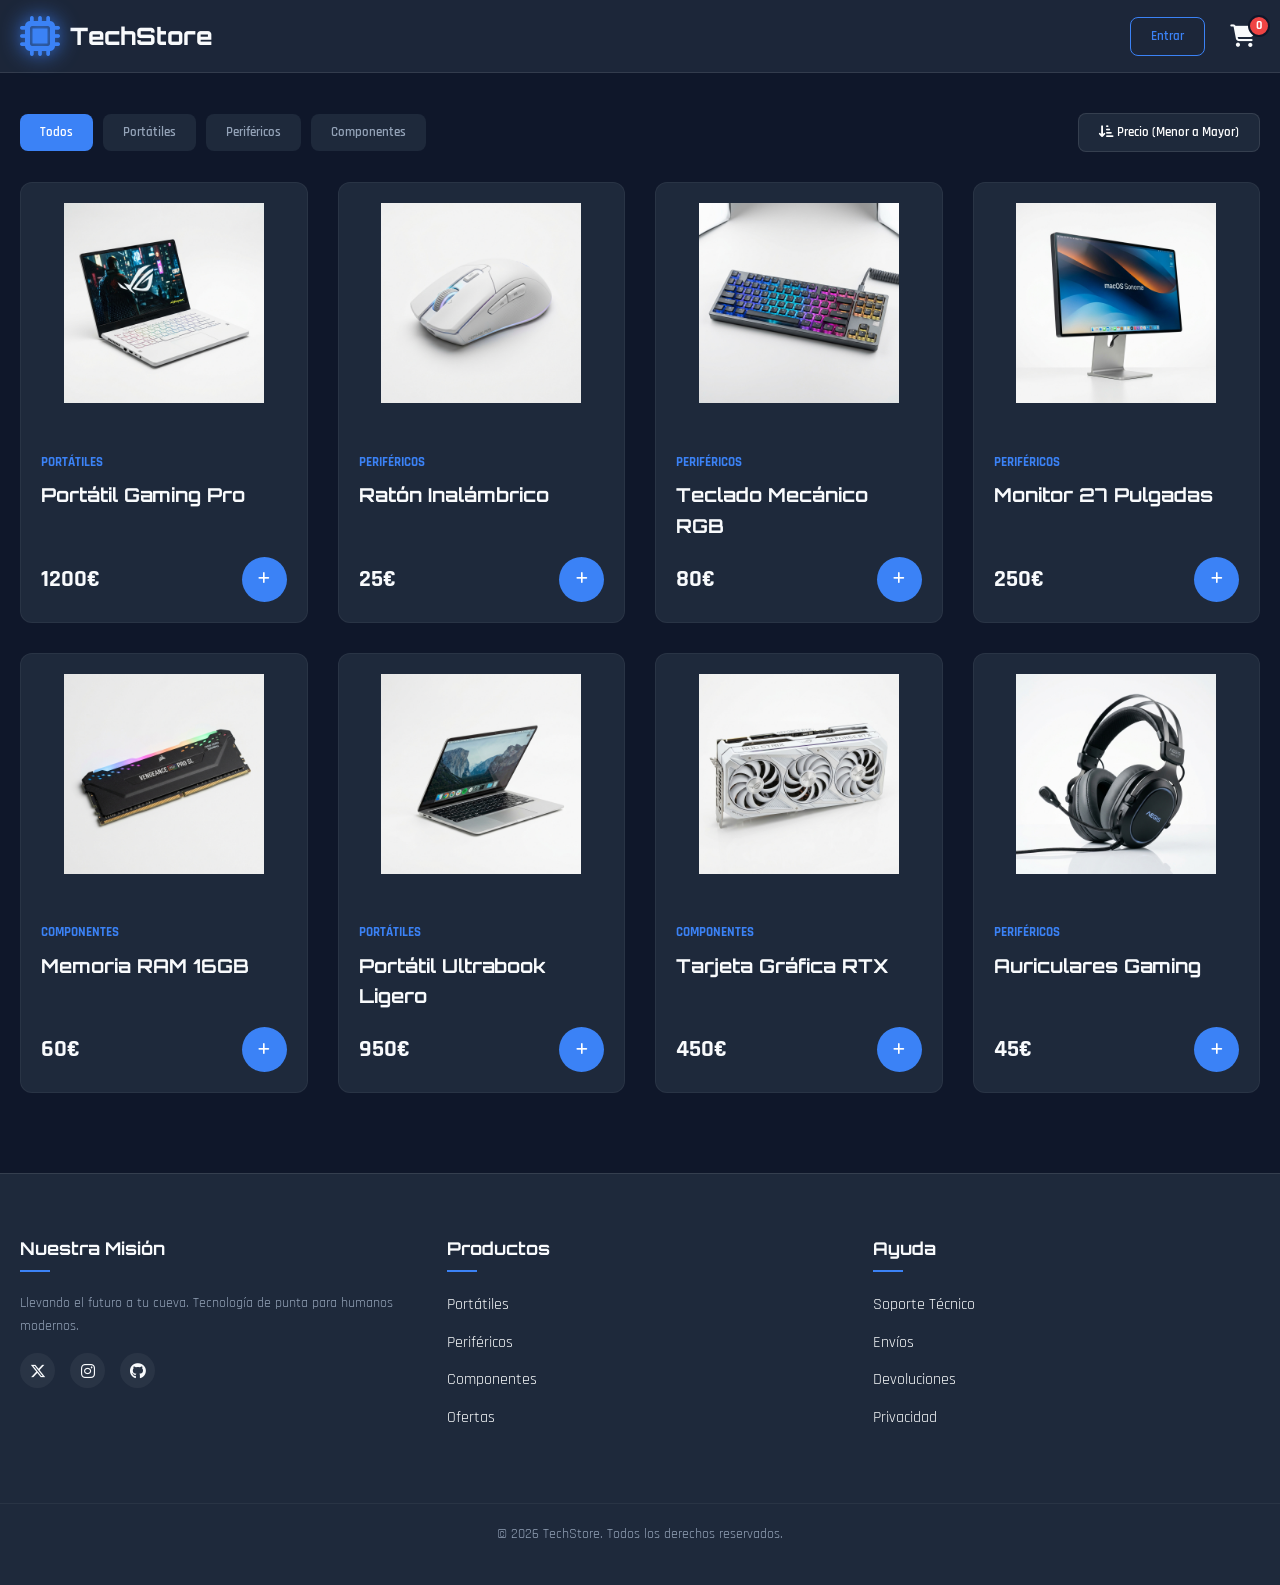
<file: index.html>
<!DOCTYPE html>
<html lang="es">

<head>
    <meta charset="UTF-8">
    <meta name="viewport" content="width=device-width, initial-scale=1.0">
    <title>TechStore - Tu tienda de tecnología</title>
    <!-- CSS -->
    <link rel="stylesheet" href="css/index.css">
    <link rel="stylesheet" href="https://cdnjs.cloudflare.com/ajax/libs/font-awesome/6.5.1/css/all.min.css">
</head>

<body>
    <!-- Popup -->
    <div id="modalOferta" class="modal-oculto">
        <div class="modal-contenido">
            <span id="cerrarModal" class="cerrar">&times;</span>
            <div class="modal-icono"><i class="fa-solid fa-gift"></i></div>
            <h2>¡Oferta Gaming!</h2>
            <p>¡Consigue el <strong>Portátil Gaming Pro</strong> con un precio especial y envío gratis!</p>
            <button class="btn-oferta" onclick="aceptarOferta()">¡Lo quiero!</button>
        </div>
    </div>

    <!-- Login -->
    <div id="modalLogin" class="modal-oculto">
        <div class="modal-contenido">
            <span id="cerrarLogin" class="cerrar">&times;</span>
            <div class="modal-icono"><i class="fa-solid fa-circle-user"></i></div>
            <h2>Iniciar Sesión</h2>
            <p>Introduce tu nombre para una experiencia personalizada.</p>
            <input type="text" id="inputNombre" placeholder="Escribe tu nombre aquí..."
                style="width: 100%; padding: 12px; border-radius: 8px; border: 1px solid rgba(255,255,255,0.1); background: rgba(0,0,0,0.2); color: white; margin-bottom: 20px; outline: none;">
            <button class="btn-oferta" onclick="guardarNombre()">Entrar</button>
        </div>
    </div>

    <!-- Header -->
    <header>
        <div class="header-container">
            <a href="index.html" class="logo" title="Volver al inicio">
                <i class="fa-solid fa-microchip"></i> TechStore
            </a>
            <div class="header-derecha">
                <!-- User -->
                <div id="zonaUsuario" class="zona-usuario"></div>
                <!-- Cart -->
                <a href="carrito.html" class="icono-carrito" title="Ver mi carrito">
                    <i class="fa-solid fa-cart-shopping"></i>
                    <span id="contadorCarrito" class="badge-carrito">0</span>
                </a>
            </div>
        </div>
    </header>

    <main class="container">
        <!-- Filters -->
        <section class="controles">
            <div class="filtros">
                <button class="btn-filtro activo" onclick="filtrarPorCategoria('Todos', this)">Todos</button>
                <button class="btn-filtro" onclick="filtrarPorCategoria('Portátiles', this)">Portátiles</button>
                <button class="btn-filtro" onclick="filtrarPorCategoria('Periféricos', this)">Periféricos</button>
                <button class="btn-filtro" onclick="filtrarPorCategoria('Componentes', this)">Componentes</button>
            </div>
            <div class="ordenar">
                <button class="btn-secundario" onclick="ordenarPorPrecio()">
                    <i class="fa-solid fa-arrow-down-short-wide"></i> Precio (Menor a Mayor)
                </button>
            </div>
        </section>

        <!-- Products -->
        <section class="productos" id="contenedorProductos"></section>
    </main>
    <footer>
        <div class="footer-container">
            <div class="footer-section">
                <h4>Nuestra Misión</h4>
                <p style="color: var(--color-texto-secundario); font-size: 0.9rem;">Llevando el futuro a tu cueva.
                    Tecnología de punta para humanos modernos.</p>
                <div class="social-links">
                    <span><i class="fa-brands fa-x-twitter"></i></span>
                    <span><i class="fa-brands fa-instagram"></i></span>
                    <span><i class="fa-brands fa-github"></i></span>
                </div>
            </div>
            <div class="footer-section">
                <h4>Productos</h4>
                <ul>
                    <li>Portátiles</li>
                    <li>Periféricos</li>
                    <li>Componentes</li>
                    <li>Ofertas</li>
                </ul>
            </div>
            <div class="footer-section">
                <h4>Ayuda</h4>
                <ul>
                    <li>Soporte Técnico</li>
                    <li>Envíos</li>
                    <li>Devoluciones</li>
                    <li>Privacidad</li>
                </ul>
            </div>
        </div>
        <div class="footer-bottom">
            &copy; 2026 TechStore. Todos los derechos reservados.
        </div>
    </footer>

    <!-- JS -->
    <script src="js/index.js"></script>
</body>

</html>
</file>
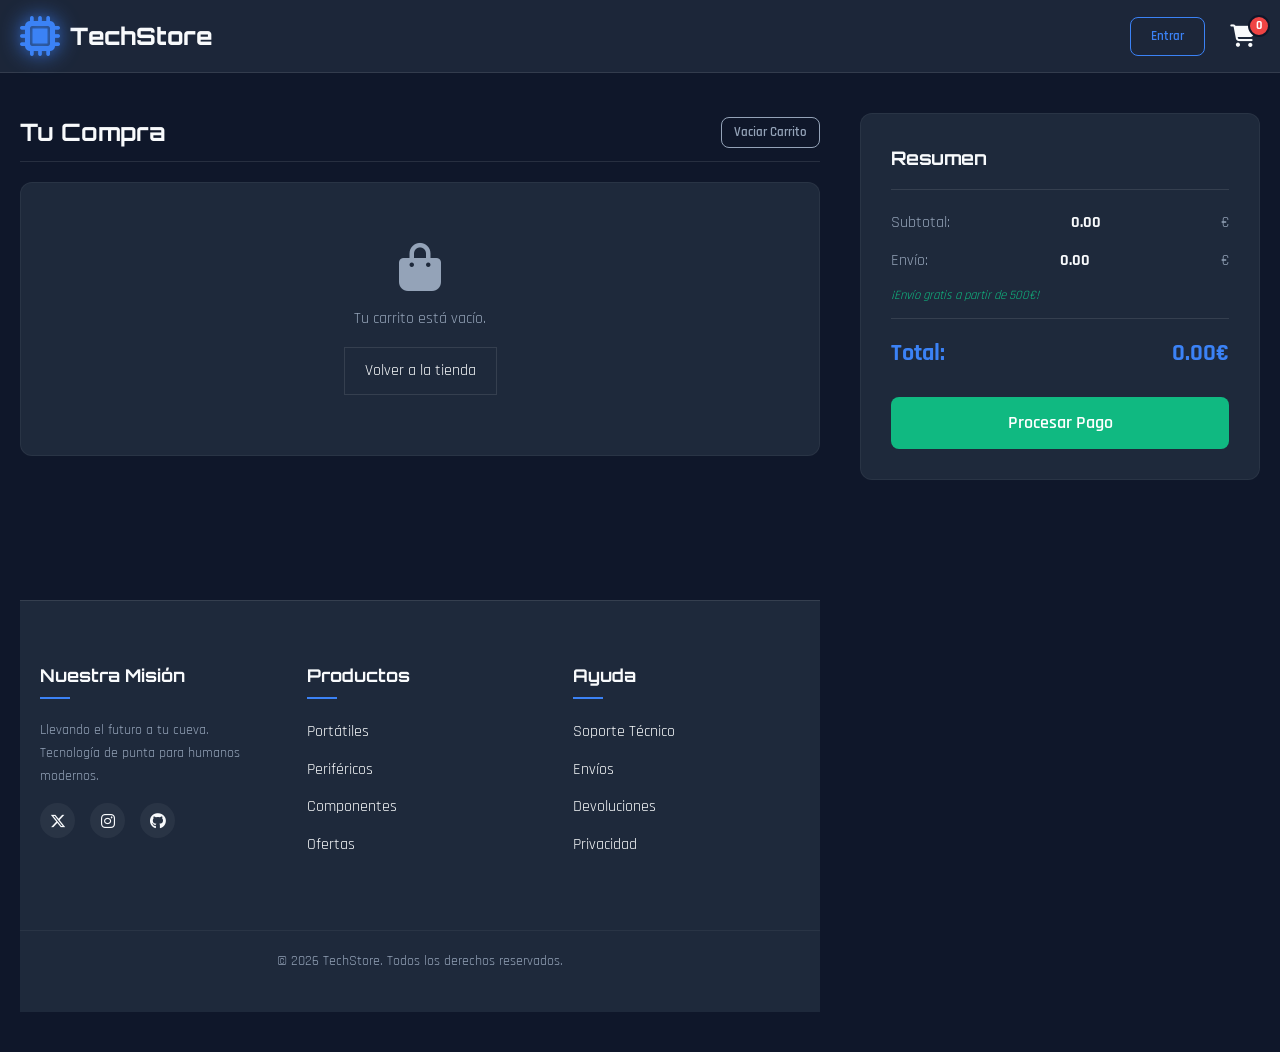
<file: carrito.html>
<!DOCTYPE html>
<html lang="es">

<head>
    <meta charset="UTF-8">
    <meta name="viewport" content="width=device-width, initial-scale=1.0">
    <title>Carrito - TechStore</title>
    <!-- CSS -->
    <link rel="stylesheet" href="css/carrito.css">
    <link rel="stylesheet" href="https://cdnjs.cloudflare.com/ajax/libs/font-awesome/6.5.1/css/all.min.css">
</head>

<body>
    <!-- Login -->
    <div id="modalLogin" class="modal-oculto">
        <div class="modal-contenido">
            <span id="cerrarLogin" class="cerrar">&times;</span>
            <div class="modal-icono"><i class="fa-solid fa-circle-user"></i></div>
            <h2>Iniciar Sesión</h2>
            <p>Introduce tu nombre para una experiencia personalizada.</p>
            <input type="text" id="inputNombre" placeholder="Escribe tu nombre aquí..."
                style="width: 100%; padding: 12px; border-radius: 8px; border: 1px solid rgba(255,255,255,0.1); background: rgba(0,0,0,0.2); color: white; margin-bottom: 20px; outline: none;">
            <button class="btn-oferta" onclick="guardarNombre()">Entrar</button>
        </div>
    </div>
    <!-- Header -->
    <header>
        <div class="header-container">
            <a href="index.html" class="logo" title="Volver al inicio">
                <i class="fa-solid fa-microchip"></i> TechStore
            </a>
            <div class="header-derecha">
                <!-- User -->
                <div id="zonaUsuario" class="zona-usuario"></div>
                <a href="carrito.html" class="icono-carrito" title="Ver mi carrito">
                    <i class="fa-solid fa-cart-shopping"></i>
                    <span id="contadorCarrito" class="badge-carrito">0</span>
                </a>
            </div>
        </div>
    </header>

    <main class="container layout-carrito">
        <!-- Cart List -->
        <section class="seccion-lista">
            <div class="cabecera-lista">
                <h2>Tu Compra</h2>
                <button class="btn-vaciar" onclick="vaciarCarrito()">Vaciar Carrito</button>
            </div>
            <div id="listaCarrito" class="lista-carrito">
                <!-- JS injection -->
            </div>
        </section>

        <!-- Summary -->
        <section class="resumen-pedido">
            <h3>Resumen</h3>
            <div class="detalle">
                <p>Subtotal: <span id="subtotal">0.00</span>€</p>
                <p>Envío: <span id="envio">0.00</span>€</p>
                <p class="nota">¡Envío gratis a partir de 500€!</p>
            </div>
            <div class="total-final">
                <span>Total:</span>
                <span id="total" class="precio-total">0.00€</span>
            </div>
            <button class="btn-pagar" onclick="procesarPago()">Procesar Pago</button>
        </section>
        <footer>
            <div class="footer-container">
                <div class="footer-section">
                    <h4>Nuestra Misión</h4>
                    <p style="color: var(--color-texto-secundario); font-size: 0.9rem;">Llevando el futuro a tu cueva.
                        Tecnología de punta para humanos modernos.</p>
                    <div class="social-links">
                        <span><i class="fa-brands fa-x-twitter"></i></span>
                        <span><i class="fa-brands fa-instagram"></i></span>
                        <span><i class="fa-brands fa-github"></i></span>
                    </div>
                </div>
                <div class="footer-section">
                    <h4>Productos</h4>
                    <ul>
                        <li>Portátiles</li>
                        <li>Periféricos</li>
                        <li>Componentes</li>
                        <li>Ofertas</li>
                    </ul>
                </div>
                <div class="footer-section">
                    <h4>Ayuda</h4>
                    <ul>
                        <li>Soporte Técnico</li>
                        <li>Envíos</li>
                        <li>Devoluciones</li>
                        <li>Privacidad</li>
                    </ul>
                </div>
            </div>
            <div class="footer-bottom">
                &copy; 2026 TechStore. Todos los derechos reservados.
            </div>
        </footer>

        <!-- JS -->
        <script src="js/carrito.js"></script>
</body>

</html>
</file>
<file: css/index.css>
/* css/index.css */
@import url('https://fonts.googleapis.com/css2?family=Orbitron:wght@400;700;800&family=Rajdhani:wght@300;400;500;600;700&display=swap');


/* Variables */
:root {
    --color-fondo: #0f172a;
    --color-superficie: #1e293b;
    --color-primario: #3b82f6;
    --color-primario-hover: #2563eb;
    --color-secundario: #ef4444;
    --color-acento: #10b981;
    --color-gradiente: linear-gradient(135deg, #3b82f6 0%, #10b981 100%);
    --color-texto: #f8fafc;
    --color-texto-secundario: #94a3b8;
    --borde-radio: 12px;
    --sombra-suave: 0 10px 15px -3px rgba(0, 0, 0, 0.3);
    --sombra-hover: 0 20px 25px -5px rgba(0, 0, 0, 0.4);
    --transicion: all 0.3s ease;
}

* {
    box-sizing: border-box;
    margin: 0;
    padding: 0;
}

body {
    font-family: 'Rajdhani', sans-serif;
    background: var(--color-fondo);
    color: var(--color-texto);
    line-height: 1.6;
}

h1, h2, h3, h4, h5, h6, .logo {
    font-family: 'Orbitron', sans-serif;
}


a {
    text-decoration: none;
    color: inherit;
}

/* Header */
header {
    background: rgba(30, 41, 59, 0.9);
    backdrop-filter: blur(10px);
    position: sticky;
    top: 0;
    z-index: 100;
    padding: 1rem 0;
    border-bottom: 1px solid rgba(255, 255, 255, 0.1);
}

.header-container {
    max-width: 1280px;
    margin: 0 auto;
    padding: 0 20px;
    display: flex;
    justify-content: space-between;
    align-items: center;
}

.logo {
    font-size: 1.5rem;
    font-weight: 800;
    display: flex;
    align-items: center;
    gap: 10px;
    color: var(--color-texto);
    transition: var(--transicion);
}

.logo:hover {
    color: var(--color-primario);
    transform: scale(1.1) rotate(5deg);
}

.logo i {
    color: var(--color-primario);
    font-size: 2.5rem; /* Larger icon as requested */
    filter: drop-shadow(0 0 10px var(--color-primario));
}


.header-derecha {
    display: flex;
    align-items: center;
    gap: 20px;
}

.bienvenida {
    font-size: 0.95rem;
    color: var(--color-texto-secundario);
}

/* Buttons */
button {
    font-family: inherit;
    background: var(--color-primario);
    color: white;
    border: none;
    padding: 10px 20px;
    border-radius: 8px;
    font-weight: 600;
    cursor: pointer;
    transition: var(--transicion);
}

button:hover {
    background: var(--color-primario-hover);
}

.btn-login {
    background: transparent;
    border: 1px solid var(--color-primario);
    color: var(--color-primario);
}

.btn-login:hover {
    background: var(--color-primario);
    color: white;
}

.btn-secundario {
    background: var(--color-superficie);
    border: 1px solid rgba(255, 255, 255, 0.1);
}

.btn-secundario:hover {
    background: rgba(255, 255, 255, 0.1);
}

/* Cart Icon */
.icono-carrito {
    position: relative;
    font-size: 1.4rem;
    padding: 5px;
    display: flex;
    align-items: center;
    transition: var(--transicion);
}

.icono-carrito:hover {
    color: var(--color-primario);
    transform: scale(1.1);
}

.badge-carrito {
    position: absolute;
    top: -5px;
    right: -10px;
    background: var(--color-secundario);
    color: white;
    font-size: 0.75rem;
    font-weight: bold;
    width: 22px;
    height: 22px;
    border-radius: 50%;
    display: flex;
    justify-content: center;
    align-items: center;
    border: 2px solid var(--color-fondo);
}

/* Layout */
.container {
    max-width: 1280px;
    margin: 40px auto;
    padding: 0 20px;
}

/* Filters */
.controles {
    display: flex;
    justify-content: space-between;
    align-items: center;
    margin-bottom: 30px;
    flex-wrap: wrap;
    gap: 15px;
}

.filtros {
    display: flex;
    gap: 10px;
    flex-wrap: wrap;
}

.btn-filtro {
    background: var(--color-superficie);
    color: var(--color-texto-secundario);
}

.btn-filtro:hover,
.btn-filtro.activo {
    background: var(--color-primario);
    color: white;
}

/* Products */
.productos {
    display: grid;
    grid-template-columns: repeat(auto-fill, minmax(280px, 1fr));
    gap: 30px;
}

.tarjeta-producto {
    background: var(--color-superficie);
    border-radius: var(--borde-radio);
    overflow: hidden;
    display: flex;
    flex-direction: column;
    border: 1px solid rgba(255, 255, 255, 0.05);
    transition: var(--transicion);
}

.tarjeta-producto:hover {
    transform: translateY(-8px);
    border-color: rgba(59, 130, 246, 0.5);
    box-shadow: var(--sombra-hover);
}

.imagen-wrapper {
    background: transparent;
    padding: 20px;
    text-align: center;
}

.imagen-producto {
    width: 100%;
    height: 200px;
    object-fit: contain;
    transition: var(--transicion);
}

.tarjeta-producto:hover .imagen-producto {
    transform: scale(1.05);
}

.info-producto {
    padding: 20px;
    display: flex;
    flex-direction: column;
    flex-grow: 1;
}

.categoria {
    font-size: 0.8rem;
    color: var(--color-primario);
    text-transform: uppercase;
    margin-bottom: 8px;
    font-weight: 700;
}

.info-producto h3 {
    font-size: 1.2rem;
    margin-bottom: 15px;
}

.precio-btn {
    margin-top: auto;
    display: flex;
    justify-content: space-between;
    align-items: center;
}

.precio {
    font-size: 1.5rem;
    font-weight: bold;
}

.btn-add {
    width: 45px;
    height: 45px;
    padding: 0;
    border-radius: 50%;
    display: flex;
    justify-content: center;
    align-items: center;
}

/* Popup */
.modal-oculto {
    display: none;
}

.modal-visible {
    display: flex;
    position: fixed;
    inset: 0;
    background: rgba(0, 0, 0, 0.8);
    z-index: 9999;
    justify-content: center;
    align-items: center;
}

.modal-contenido {
    background: var(--color-superficie);
    padding: 40px;
    border-radius: var(--borde-radio);
    text-align: center;
    max-width: 450px;
    position: relative;
    border: 1px solid rgba(255, 255, 255, 0.1);
}

.modal-icono {
    font-size: 3rem;
    color: var(--color-acento);
    margin-bottom: 15px;
}

.modal-contenido h2 {
    margin-bottom: 15px;
    font-size: 1.8rem;
}

.modal-contenido p {
    margin-bottom: 25px;
    color: var(--color-texto-secundario);
}

.modal-contenido span {
    color: var(--color-acento);
    font-weight: bold;
}

.cerrar {
    position: absolute;
    top: 15px;
    right: 20px;
    font-size: 28px;
    cursor: pointer;
    color: var(--color-texto-secundario);
}

.cerrar:hover {
    color: var(--color-secundario);
}

.btn-oferta {
    width: 100%;
    background: var(--color-acento);
}

/* Footer */
footer {
    background: var(--color-superficie);
    padding: 60px 0 20px;
    margin-top: 80px;
    border-top: 1px solid rgba(255, 255, 255, 0.1);
}

.footer-container {
    max-width: 1280px;
    margin: 0 auto;
    padding: 0 20px;
    display: grid;
    grid-template-columns: repeat(auto-fit, minmax(200px, 1fr));
    gap: 40px;
}

.footer-section h4 {
    color: var(--color-texto);
    margin-bottom: 20px;
    font-size: 1.1rem;
    position: relative;
    padding-bottom: 10px;
}

.footer-section h4::after {
    content: '';
    position: absolute;
    bottom: 0;
    left: 0;
    width: 30px;
    height: 2px;
    background: var(--color-primario);
}

.footer-section ul {
    list-style: none;
}

.footer-section ul li {
    margin-bottom: 12px;
}

.footer-section ul li a {
    color: var(--color-texto-secundario);
    transition: var(--transicion);
    font-size: 0.9rem;
}

.footer-section ul li a:hover {
    color: var(--color-primario);
    padding-left: 5px;
}

.footer-bottom {
    max-width: 1280px;
    margin: 60px auto 0;
    padding: 20px;
    text-align: center;
    border-top: 1px solid rgba(255, 255, 255, 0.05);
    color: var(--color-texto-secundario);
    font-size: 0.85rem;
}

.social-links {
    display: flex;
    gap: 15px;
    margin-top: 15px;
}

.social-links span {
    width: 35px;
    height: 35px;
    background: rgba(255, 255, 255, 0.05);
    display: flex;
    justify-content: center;
    align-items: center;
    border-radius: 50%;
    transition: var(--transicion);
    cursor: default;
}

.social-links span:hover {
    background: var(--color-primario);
    color: white;
    transform: translateY(-3px);
}

@media (max-width: 850px) {
    .header-derecha {
        gap: 10px;
    }

    .zona-usuario span {
        display: none;
    }
}
</file>
<file: css/carrito.css>
/* css/carrito.css */
@import url('https://fonts.googleapis.com/css2?family=Orbitron:wght@400;700;800&family=Rajdhani:wght@300;400;500;600;700&display=swap');


/* --- VARIABLES GLOBALES --- */
:root {
    --color-fondo: #0f172a;
    --color-superficie: #1e293b;
    --color-primario: #3b82f6;
    --color-secundario: #ef4444;
    --color-acento: #10b981;
    --color-texto: #f8fafc;
    --color-texto-secundario: #94a3b8;
    --borde-radio: 12px;
    --transicion: all 0.3s ease;
}

* {
    box-sizing: border-box;
    margin: 0;
    padding: 0;
}

body {
    font-family: 'Rajdhani', sans-serif;
    background: var(--color-fondo);
    color: var(--color-texto);
    line-height: 1.6;
}

h1, h2, h3, h4, h5, h6, .logo {
    font-family: 'Orbitron', sans-serif;
}


a {
    text-decoration: none;
    color: inherit;
}

/* --- HEADER --- */
header {
    background: rgba(30, 41, 59, 0.9);
    backdrop-filter: blur(10px);
    position: sticky;
    top: 0;
    z-index: 100;
    padding: 1rem 0;
    border-bottom: 1px solid rgba(255, 255, 255, 0.1);
}

.header-container {
    max-width: 1280px;
    margin: 0 auto;
    padding: 0 20px;
    display: flex;
    justify-content: space-between;
    align-items: center;
}

.logo {
    font-size: 1.5rem;
    font-weight: 800;
    display: flex;
    align-items: center;
    gap: 10px;
    color: var(--color-texto);
    transition: var(--transicion);
}

.logo:hover {
    color: var(--color-primario);
    transform: scale(1.1) rotate(5deg);
}

.logo i {
    color: var(--color-primario);
    font-size: 2.5rem;
    filter: drop-shadow(0 0 10px var(--color-primario));
}


.header-derecha {
    display: flex;
    align-items: center;
    gap: 20px;
}

.bienvenida {
    font-size: 0.95rem;
    color: var(--color-texto-secundario);
}

/* --- BOTONES --- */
button {
    font-family: inherit;
    background: var(--color-primario);
    color: white;
    border: none;
    padding: 10px 20px;
    border-radius: 8px;
    font-weight: 600;
    cursor: pointer;
    transition: var(--transicion);
}

button:hover {
    background: #2563eb;
}

.btn-login {
    background: transparent;
    border: 1px solid var(--color-primario);
    color: var(--color-primario);
}

.btn-login:hover {
    background: var(--color-primario);
    color: white;
}

.btn-secundario {
    background: var(--color-superficie);
    border: 1px solid rgba(255, 255, 255, 0.1);
    color: var(--color-texto);
}

.btn-secundario:hover {
    background: rgba(255, 255, 255, 0.1);
}

/* --- ICONO CARRITO --- */
.icono-carrito {
    position: relative;
    font-size: 1.4rem;
    padding: 5px;
    display: flex;
    align-items: center;
    transition: var(--transicion);
}

.icono-carrito:hover {
    color: var(--color-primario);
    transform: scale(1.1);
}

.badge-carrito {
    position: absolute;
    top: -5px;
    right: -10px;
    background: var(--color-secundario);
    color: white;
    font-size: 0.75rem;
    font-weight: bold;
    width: 22px;
    height: 22px;
    border-radius: 50%;
    display: flex;
    justify-content: center;
    align-items: center;
    border: 2px solid var(--color-fondo);
}

/* --- LAYOUT DEL CARRITO --- */
.container {
    max-width: 1280px;
    margin: 40px auto;
    padding: 0 20px;
}

.layout-carrito {
    display: grid;
    grid-template-columns: 2fr 1fr;
    gap: 40px;
    align-items: start;
}

/* --- LISTA DE PRODUCTOS --- */
.cabecera-lista {
    display: flex;
    justify-content: space-between;
    align-items: center;
    margin-bottom: 20px;
    padding-bottom: 10px;
    border-bottom: 1px solid rgba(255, 255, 255, 0.1);
}

.btn-vaciar {
    background: transparent;
    border: 1px solid var(--color-texto-secundario);
    color: var(--color-texto-secundario);
    padding: 6px 12px;
}

.btn-vaciar:hover {
    background: rgba(239, 68, 68, 0.1);
    border-color: var(--color-secundario);
    color: var(--color-secundario);
}

.lista-carrito {
    background: var(--color-superficie);
    border-radius: var(--borde-radio);
    padding: 20px;
    border: 1px solid rgba(255, 255, 255, 0.05);
}

.item-carrito {
    display: grid;
    grid-template-columns: 80px 1fr auto auto;
    align-items: center;
    gap: 20px;
    padding: 15px 0;
    border-bottom: 1px solid rgba(255, 255, 255, 0.05);
}

.item-carrito:last-child {
    border-bottom: none;
}

.item-carrito img {
    width: 100%;
    height: 60px;
    object-fit: contain;
    background: transparent;
    border-radius: 8px;
    padding: 5px;
}

.item-info h4 {
    font-size: 1.1rem;
    margin-bottom: 5px;
}

.item-info p {
    font-size: 0.85rem;
    color: var(--color-primario);
}

.item-precio {
    font-weight: bold;
    font-size: 1.2rem;
}

.btn-eliminar {
    background: transparent;
    color: var(--color-texto-secundario);
    padding: 8px;
}

.btn-eliminar:hover {
    color: var(--color-secundario);
    background: rgba(239, 68, 68, 0.1);
}

.mensaje-vacio {
    text-align: center;
    padding: 40px;
    color: var(--color-texto-secundario);
}

/* --- RESUMEN DEL PEDIDO --- */
.resumen-pedido {
    background: var(--color-superficie);
    border-radius: var(--borde-radio);
    padding: 30px;
    position: sticky;
    top: 100px;
    border: 1px solid rgba(255, 255, 255, 0.05);
}

.resumen-pedido h3 {
    margin-bottom: 20px;
    padding-bottom: 15px;
    border-bottom: 1px solid rgba(255, 255, 255, 0.1);
}

.detalle p {
    display: flex;
    justify-content: space-between;
    margin-bottom: 12px;
    color: var(--color-texto-secundario);
}

.detalle span {
    color: var(--color-texto);
    font-weight: bold;
}

.nota {
    font-size: 0.8rem;
    color: var(--color-acento) !important;
    font-style: italic;
}

.total-final {
    display: flex;
    justify-content: space-between;
    font-size: 1.5rem;
    color: var(--color-primario);
    padding-top: 15px;
    margin-bottom: 25px;
    border-top: 1px solid rgba(255, 255, 255, 0.1);
    font-weight: bold;
}

.btn-pagar {
    width: 100%;
    background: var(--color-acento);
    font-size: 1.1rem;
    padding: 15px;
}

.btn-pagar:hover {
    background: #059669;
}

.btn-oferta {
    width: 100%;
    background: var(--color-acento);
}

@media (max-width: 850px) {
    .layout-carrito {
        grid-template-columns: 1fr;
    }

    .item-carrito {
        grid-template-columns: 60px 1fr auto;
    }

    .item-precio {
        grid-column: 2 / -1;
        margin-top: 5px;
    }

    .header-derecha {
        gap: 10px;
    }

    .zona-usuario span {
        display: none;
    }
}
/* --- MODAL DE LOGIN --- */
.modal-oculto {
    display: none;
}

.modal-visible {
    display: flex;
    position: fixed;
    inset: 0;
    background: rgba(0, 0, 0, 0.8);
    z-index: 9999;
    justify-content: center;
    align-items: center;
}

.modal-contenido {
    background: var(--color-superficie);
    padding: 40px;
    border-radius: var(--borde-radio);
    text-align: center;
    max-width: 450px;
    width: 90%;
    position: relative;
    border: 1px solid rgba(255, 255, 255, 0.1);
}

.modal-icono {
    font-size: 3rem;
    color: var(--color-acento);
    margin-bottom: 15px;
}

.modal-contenido h2 {
    margin-bottom: 15px;
    font-size: 1.8rem;
}

.modal-contenido p {
    margin-bottom: 25px;
    color: var(--color-texto-secundario);
}

.modal-contenido span {
    color: var(--color-acento);
    font-weight: bold;
}

.cerrar {
    position: absolute;
    top: 15px;
    right: 20px;
    font-size: 28px;
    cursor: pointer;
    color: var(--color-texto-secundario);
}

.cerrar:hover {
    color: var(--color-secundario);
}

/* --- FOOTER --- */
footer {
    background: var(--color-superficie);
    padding: 60px 0 20px;
    margin-top: 80px;
    border-top: 1px solid rgba(255, 255, 255, 0.1);
}

.footer-container {
    max-width: 1280px;
    margin: 0 auto;
    padding: 0 20px;
    display: grid;
    grid-template-columns: repeat(auto-fit, minmax(200px, 1fr));
    gap: 40px;
}

.footer-section h4 {
    color: var(--color-texto);
    margin-bottom: 20px;
    font-size: 1.1rem;
    position: relative;
    padding-bottom: 10px;
}

.footer-section h4::after {
    content: '';
    position: absolute;
    bottom: 0;
    left: 0;
    width: 30px;
    height: 2px;
    background: var(--color-primario);
}

.footer-section ul {
    list-style: none;
}

.footer-section ul li {
    margin-bottom: 12px;
}

.footer-section ul li a {
    color: var(--color-texto-secundario);
    transition: var(--transicion);
    font-size: 0.9rem;
}

.footer-section ul li a:hover {
    color: var(--color-primario);
    padding-left: 5px;
}

.footer-bottom {
    max-width: 1280px;
    margin: 60px auto 0;
    padding: 20px;
    text-align: center;
    border-top: 1px solid rgba(255, 255, 255, 0.05);
    color: var(--color-texto-secundario);
    font-size: 0.85rem;
}

.social-links {
    display: flex;
    gap: 15px;
    margin-top: 15px;
}

.social-links span {
    width: 35px;
    height: 35px;
    background: rgba(255, 255, 255, 0.05);
    display: flex;
    justify-content: center;
    align-items: center;
    border-radius: 50%;
    transition: var(--transicion);
    cursor: default;
}

.social-links span:hover {
    background: var(--color-primario);
    color: white;
    transform: translateY(-3px);
}
</file>
